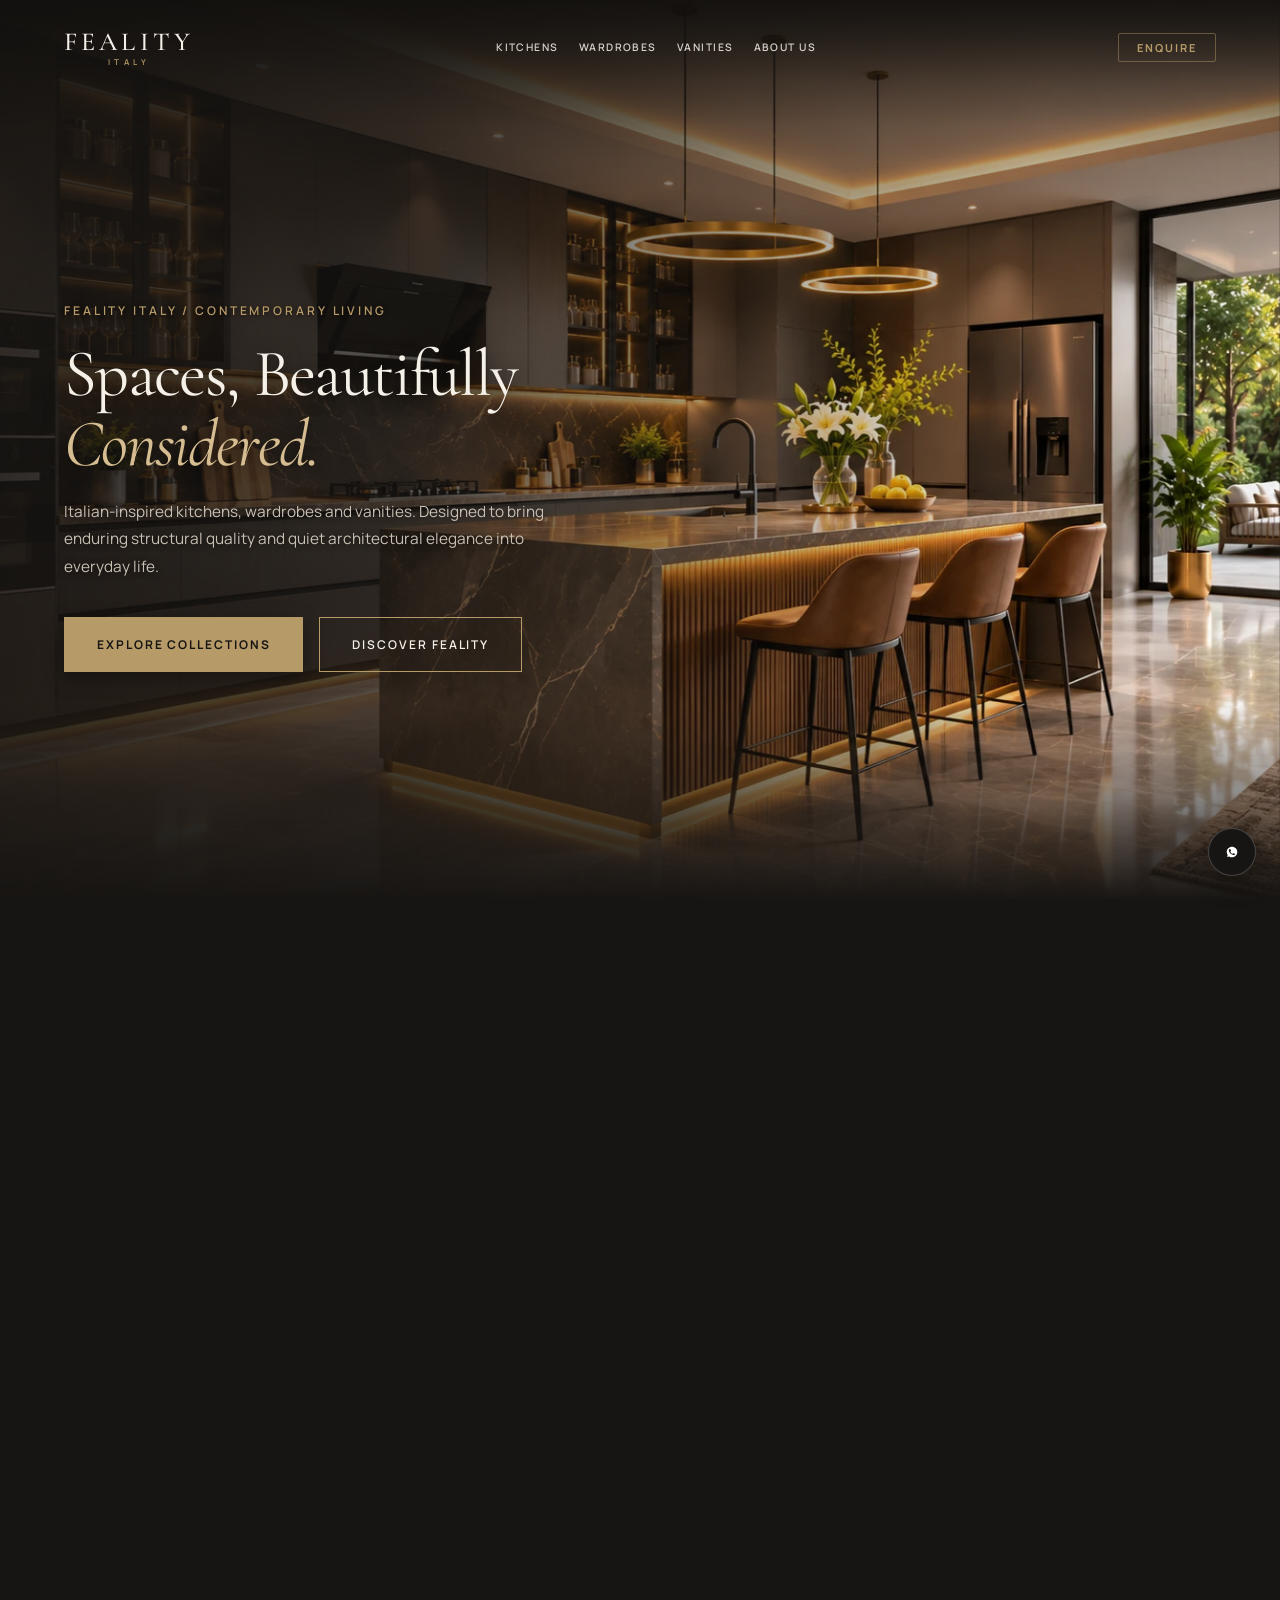
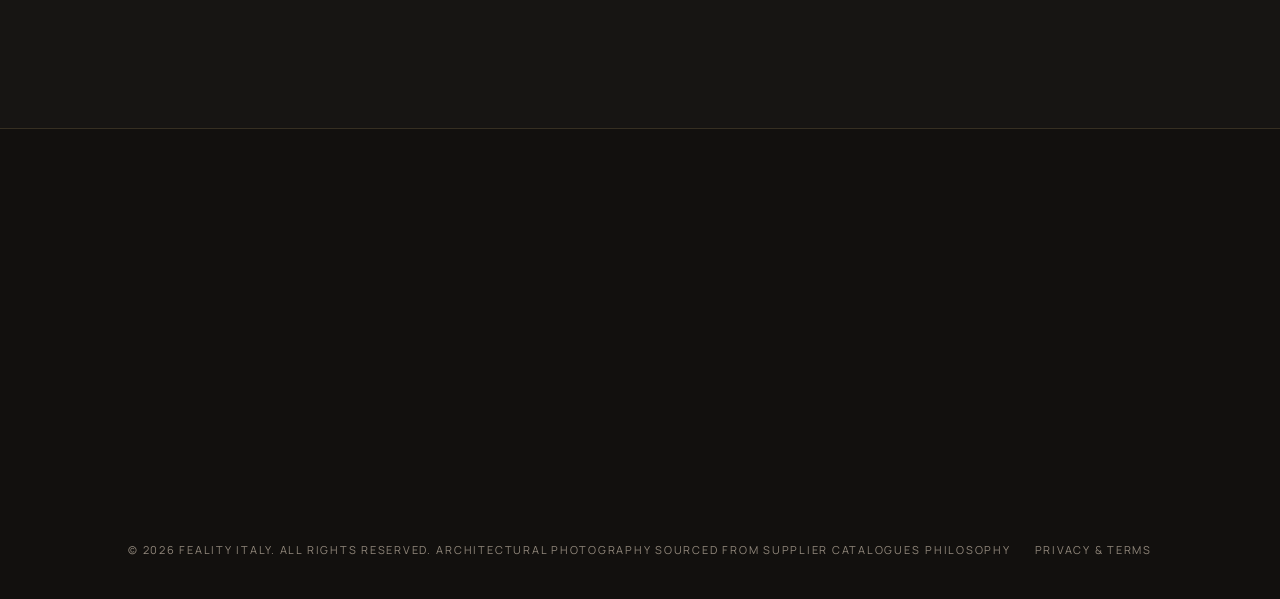
<file: index.html>
<!doctype html>
<html lang="en">
<head>
  <meta charset="utf-8">
  <meta name="viewport" content="width=device-width, initial-scale=1">
  <meta name="theme-color" content="#14110F">
  <meta name="description" content="FEALITY ITALY — Luxury Italian modular kitchens, bespoke wardrobes, and stainless-steel bathroom vanities. Architectural elegance engineered for everyday living.">
  <title>FEALITY ITALY | Luxury Italian Kitchens, Wardrobes & Vanities</title>
  <link rel="canonical" href="https://sarfaraj666.github.io/Webssiteee/">
  
  <meta property="og:type" content="website">
  <meta property="og:title" content="FEALITY ITALY | Luxury Italian Kitchens, Wardrobes & Vanities">
  <meta property="og:description" content="Where Italian design meets everyday living. 304 stainless steel kitchens, tailored wardrobes, and sintered slate vanities.">
  <meta property="og:image" content="assets/images/feality-kitchen-hero.jpg">
  
  <link rel="stylesheet" href="css/site.css">
  
  <script type="application/ld+json">
  {
    "@context": "https://schema.org",
    "@type": "HomeGoodsStore",
    "name": "FEALITY ITALY",
    "description": "Luxury Italian Modular Kitchens, Wardrobes & Stainless Steel Vanities",
    "url": "https://sarfaraj666.github.io/Webssiteee/",
    "sameAs": [
      "https://www.instagram.com/hardware_boutique_2.0/"
    ]
  }
  </script>
</head>
<body data-page="home">

  <!-- 1. TRANSPARENT OVERLAY HEADER -->
  <header class="site-header">
    <a class="brand" href="index.html" aria-label="FEALITY ITALY Home">
      <span class="brand-name">FEALITY</span>
      <span class="brand-sub">ITALY</span>
    </a>

    <nav class="desktop-nav" aria-label="Main Navigation">
      <a class="nav-link" href="kitchen.html">Kitchens</a>
      <a class="nav-link" href="wardrobe.html">Wardrobes</a>
      <a class="nav-link" href="vanity.html">Vanities</a>
      <a class="nav-link" href="about.html">About Us</a>
      </nav>

    <div class="header-actions">
      <a class="header-enquire-btn" href="#enquiry">Enquire</a>
      <button class="menu-btn" aria-label="Toggle navigation menu" aria-expanded="false">
        <span></span>
        <span></span>
      </button>
    </div>
  </header>

  <!-- Full-Screen Mobile Drawer -->
  <div class="mobile-drawer" aria-label="Mobile Navigation">
    <nav class="mobile-nav-links">
      <a href="kitchen.html">Kitchens</a>
      <a href="wardrobe.html">Wardrobes</a>
      <a href="vanity.html">Vanities</a>
      <a href="about.html">About Us</a>
      </nav>
    <div class="mobile-drawer-footer">
      <button class="btn-hero-primary js-wa-link" data-message="Hello FEALITY ITALY, I would like to arrange a design consultation.">WhatsApp Consultation ↗</button>
      <a class="text-link" href="#enquiry">Request Quotation ↗</a>
    </div>
  </div>

  <main>
    <!-- 2. EDGE-TO-EDGE CINEMATIC HERO (Starts at y=0, behind header) -->
    <section class="hero">
      <div class="hero-media" style="background-image: url('assets/images/feality-kitchen-hero.webp');" role="img" aria-label="FEALITY luxury modern Italian kitchen at sunset with warm under-glow and fluted marble island"></div>
      <div class="hero-overlay"></div>
      
      <div class="container">
        <div class="hero-inner">
          <div class="hero-content">
            <!-- 3. REDESIGN HERO TYPOGRAPHY -->
            <span class="hero-eyebrow">FEALITY ITALY / CONTEMPORARY LIVING</span>
            <h1 class="hero-title">Spaces, Beautifully<br><em>Considered.</em></h1>
            <p class="hero-description">Italian-inspired kitchens, wardrobes and vanities. Designed to bring enduring structural quality and quiet architectural elegance into everyday life.</p>
            
            <div class="hero-actions">
              <a class="btn-hero-primary" href="#collections">EXPLORE COLLECTIONS</a>
              <a class="btn-hero-secondary" href="about.html">DISCOVER FEALITY</a>
            </div>
          </div>
        </div>
      </div>
    </section>

    <!-- 2. BRAND INTRODUCTION (Seamless Editorial Flow) -->
    <section class="section section-seamless">
      <div class="container editorial-story">
        <div class="editorial-text">
          <span class="eyebrow">BEYOND FURNITURE</span>
          <h2 class="display-title">A Way of Living.<br><em>Built to Endure.</em></h2>
          <p class="lead-text">At FEALITY ITALY, we balance the refined purity of Milanese architectural lines with the unyielding strength of 304 food-grade stainless steel and vitrified sintered stone.</p>
          <div style="margin-top: 24px;">
            <a class="text-link" href="about.html">Read Our Design Philosophy ↗</a>
          </div>
        </div>
        <div class="editorial-media">
          <img src="assets/images/feality-about-interior.webp" alt="FEALITY open-plan luxury living space with integrated Italian kitchen and dining suite" loading="lazy">
        </div>
      </div>
    </section>

    <!-- 3. THREE COLLECTIONS (Spacious Architectural Presentation) -->
    <section class="section section-seamless" id="collections">
      <div class="container">
        <div class="section-header section-header-split">
          <div>
            <span class="eyebrow">THE PORTFOLIO</span>
            <h2 class="section-title">Curated Collections</h2>
          </div>
          <span class="section-lead-right">THREE SPACES · ONE ARCHITECTURAL VISION</span>
        </div>

        <div class="collections-showcase">
          <!-- A. KITCHENS -->
          <article class="collection-feature">
            <div class="collection-media-wrap">
              <img src="assets/images/feality-kitchen-wide-angle.webp" alt="FEALITY wide-angle modern Italian kitchen with marble waterfall island and wine cellar" loading="lazy">
            </div>
            <div class="collection-info">
              <span class="collection-index">01 / GATHER</span>
              <h3 class="collection-heading">Kitchens</h3>
              <p class="collection-summary">304 food-grade stainless steel carcasses paired with monolithic marble islands and intelligent motorized pantries.</p>
              <a class="text-link" href="kitchen.html">Explore Kitchens ↗</a>
            </div>
          </article>

          <!-- B. WARDROBES -->
          <article class="collection-feature">
            <div class="collection-media-wrap">
              <img src="assets/images/feality-wardrobe-hero.webp" alt="FEALITY floor-to-ceiling luxury modular wardrobe with gold handles and warm illumination" loading="lazy">
            </div>
            <div class="collection-info">
              <span class="collection-index">02 / ORGANISE</span>
              <h3 class="collection-heading">Wardrobes</h3>
              <p class="collection-summary">Architectural aluminium profile door systems, curated metallic finishes, and artisanal leather-lined accessory trays.</p>
              <a class="text-link" href="wardrobe.html">Explore Wardrobes ↗</a>
            </div>
          </article>

          <!-- C. VANITIES -->
          <article class="collection-feature">
            <div class="collection-media-wrap">
              <img src="assets/images/feality-vanity-hero.webp" alt="FEALITY opulent floating dark marble bathroom vanity with fluted details and halo mirror" loading="lazy">
            </div>
            <div class="collection-info">
              <span class="collection-index">03 / RESET</span>
              <h3 class="collection-heading">Vanities</h3>
              <p class="collection-summary">Honeycomb-aluminium reinforced stainless steel cabinets, 400 BAR high-fired sintered slate slabs, and vessel glass basins.</p>
              <a class="text-link" href="vanity.html">Explore Vanities ↗</a>
            </div>
          </article>
        </div>
      </div>
    </section>

    <!-- 4. DESIGN PHILOSOPHY (Minimal Architectural Statement) -->
    <section class="section section-seamless" id="philosophy">
      <div class="container editorial-story">
        <div class="editorial-text">
          <span class="eyebrow">DESIGN RIGOR</span>
          <h2 class="display-title">Quiet Elegance.<br><em>Built for Permanence.</em></h2>
          <p class="lead-text">Every FEALITY system is engineered for longevity. We unite commercial-grade 304 stainless steel and sintered stone with tactile Italian finishes to elevate daily rituals.</p>
          <div style="margin-top: 24px;">
            <a class="text-link" href="about.html">Discover Our Approach ↗</a>
          </div>
        </div>
        <div class="editorial-media">
          <img src="assets/images/feality-kitchen-island-detail.webp" alt="FEALITY architectural materials and flush island prep detailing" loading="lazy">
        </div>
      </div>
    </section>

    <!-- SECTION 8: FINAL CTA & ENQUIRY -->
    <section class="section section-dark-seamless" id="enquiry">
      <div class="container form-section-wrap">
        <div class="form-info">
          <span class="eyebrow eyebrow-light">DIRECT CONSULTATION</span>
          <h2 class="display-title">Let’s Create a Space<br>That Feels <em>Like Yours.</em></h2>
          <p class="lead-text" style="color: var(--text-muted-light);">Share your room dimensions or architectural plans. Our design specialists will prepare bespoke layout options and transparent quotations.</p>
          
          <div class="form-trust-points">
            <div class="trust-point">
              <span class="trust-point-dot"></span>
              <span>Architectural AutoCAD & 3D space planning support</span>
            </div>
            <div class="trust-point">
              <span class="trust-point-dot"></span>
              <span>Authentic European hardware & 304 steel specification</span>
            </div>
            <div class="trust-point">
              <span class="trust-point-dot"></span>
              <span>Direct WhatsApp lead handoff & same-day consultation</span>
            </div>
          </div>

          <div style="margin-top: 36px; display: flex; gap: 24px; align-items: center;">
            <button class="text-link text-link-gold js-wa-link" data-message="Hello FEALITY ITALY, I would like to discuss a residential interior project.">WhatsApp Us Direct ↗</button>
            <a class="text-link" href="#enquiry" style="color: var(--warm-ivory); border-color: rgba(255,255,255,0.4);">Full Contact Page ↗</a>
          </div>
        </div>

        <div>
          <form class="enquiry-form" data-lead-form>
            <div class="form-group">
              <label for="home-name">Full Name *</label>
              <input type="text" id="home-name" name="name" required placeholder="Elena Rossi">
            </div>

            <div class="form-group">
              <label for="home-phone">Phone / WhatsApp *</label>
              <input type="tel" id="home-phone" name="phone" required placeholder="+91 98765 43210">
            </div>

            <div class="form-group">
              <label for="home-email">Email Address</label>
              <input type="email" id="home-email" name="email" placeholder="elena@example.com">
            </div>

            <div class="form-group">
              <label for="home-city">City / State</label>
              <input type="text" id="home-city" name="city" placeholder="Mumbai, Maharashtra">
            </div>

            <div class="form-group">
              <label for="home-category">Product Collection</label>
              <select id="home-category" name="category">
                <option value="Modular Kitchens">Modular Kitchens</option>
                <option value="Bespoke Wardrobes">Bespoke Wardrobes</option>
                <option value="Bathroom Vanities">Bathroom Vanities</option>
                <option value="Multiple Collections / Whole Home">Multiple Collections / Whole Home</option>
                <option value="Franchise Opportunity">Franchise Opportunity</option>
              </select>
            </div>

            <div class="form-group">
              <label for="home-project">Project Scope</label>
              <select id="home-project" name="project_type">
                <option value="New Construction">New Construction</option>
                <option value="Complete Renovation">Complete Renovation</option>
                <option value="Architectural Specification">Architectural Specification</option>
                <option value="General Information">General Information</option>
              </select>
            </div>

            <div class="form-group full-width">
              <label for="home-message">Project Notes / Preferred Finish</label>
              <textarea id="home-message" name="message" placeholder="Room size, design preference, product model or questions..."></textarea>
            </div>

            <div class="form-group full-width">
              <button type="submit" class="btn-minimal btn-minimal-gold">Discuss Your Project ↗</button>
            </div>

            <p class="form-status" aria-live="polite">Enquiries are dispatched cleanly via WhatsApp or verified corporate email handoff.</p>
          </form>
        </div>
      </div>
    </section>
  </main>

  <!-- Footer -->
  <footer class="site-footer">
    <div class="container">
      <div class="footer-top">
        <div class="footer-brand">
          <a class="brand" href="index.html">
            <span class="brand-name">FEALITY</span>
            <span class="brand-sub">ITALY</span>
          </a>
          <p>Where Italian design meets everyday living. Engineering quiet luxury through 304 stainless steel cabinetry, tailored wardrobe systems, and sintered stone vanities.</p>
          <button class="text-link text-link-gold js-wa-link" data-message="Hello FEALITY ITALY, I would like to chat with a design consultant.">WhatsApp Consultation ↗</button>
        </div>

        <div class="footer-col">
          <h4>COLLECTIONS</h4>
          <ul>
            <li><a href="kitchen.html">Modular Kitchens</a></li>
            <li><a href="wardrobe.html">Bespoke Wardrobes</a></li>
            <li><a href="vanity.html">Bathroom Vanities</a></li>
          </ul>
        </div>

        <div class="footer-col">
          <h4>ABOUT & CONTACT</h4>
          <ul>
            <li><a href="about.html">About Us</a></li>
            <li><a href="#enquiry">Contact & Consultation</a></li>
            <li><a href="https://www.instagram.com/hardware_boutique_2.0/" target="_blank" rel="noopener">Instagram Boutique ↗</a></li>
          </ul>
        </div>

        <div class="footer-col">
          <h4>SPECIFICATIONS</h4>
          <ul>
            <li><a href="kitchen.html#specs">304 Stainless Steel</a></li>
            <li><a href="kitchen.html#countertops">Solid Worktop Options</a></li>
            <li><a href="wardrobe.html#storage">Artisanal Leather Inserts</a></li>
            <li><a href="vanity.html#specs">DTC Soft-Close Tech</a></li>
          </ul>
        </div>
      </div>

      <div class="footer-bottom">
        <div>© <span data-year></span> FEALITY ITALY. All rights reserved.</div>
        <div>ARCHITECTURAL PHOTOGRAPHY SOURCED FROM SUPPLIER CATALOGUES</div>
        <div class="footer-bottom-links">
          <a href="about.html">Philosophy</a>
          <a href="#enquiry">Privacy & Terms</a>
        </div>
      </div>
    </div>
  </footer>

  <!-- Discreet Floating WhatsApp Action -->
  <button class="floating-wa js-wa-link" data-message="Hello FEALITY ITALY, I am reaching out from your website to discuss an interior project." aria-label="Direct WhatsApp Consultation">
    <svg viewBox="0 0 24 24"><path d="M12.031 6.172c-3.181 0-5.767 2.586-5.768 5.766-.001 1.298.38 2.27 1.019 3.287l-.582 2.128 2.182-.573c.978.58 1.911.928 3.145.929 3.178 0 5.767-2.587 5.768-5.766.001-3.187-2.575-5.77-5.764-5.771zm3.392 8.244c-.144.405-.837.774-1.17.824-.299.045-.677.063-1.092-.069-.252-.08-.575-.187-.988-.365-1.739-.751-2.874-2.502-2.961-2.617-.087-.116-.708-.94-.708-1.793s.448-1.273.607-1.446c.159-.173.346-.217.462-.217l.332.007c.106.005.249-.04.39.299.144.347.491 1.2.534 1.288.043.087.072.188.014.303-.058.116-.087.188-.173.289l-.26.302c-.087.087-.178.181-.077.355.101.173.45 1.742 1.343 2.112.247.102.435.163.585.211.248.079.474.068.652.042.198-.03.606-.248.692-.488.086-.239.086-.445.061-.488-.026-.044-.101-.072-.217-.13z"/></svg>
  </button>

  <script src="assets/config.js"></script>
  <script src="js/site.js"></script>
</body>
</html>
</file>
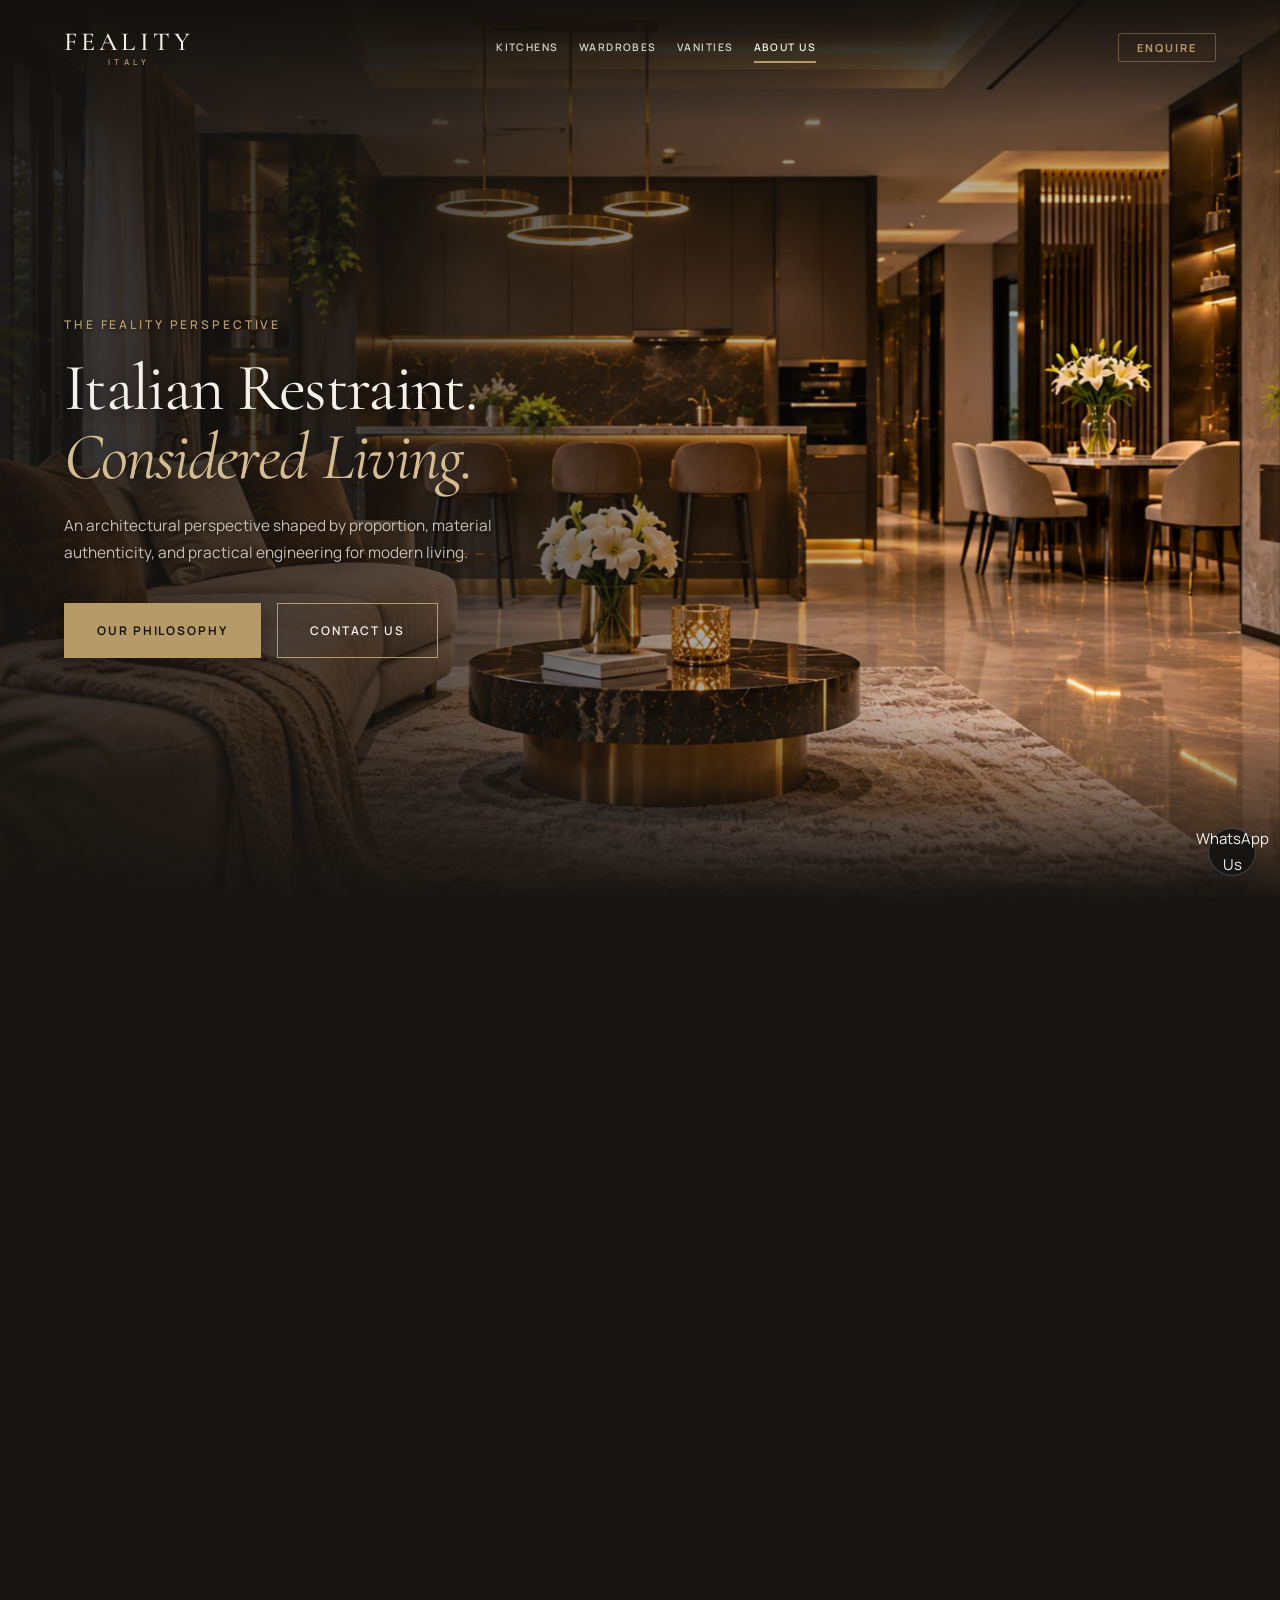
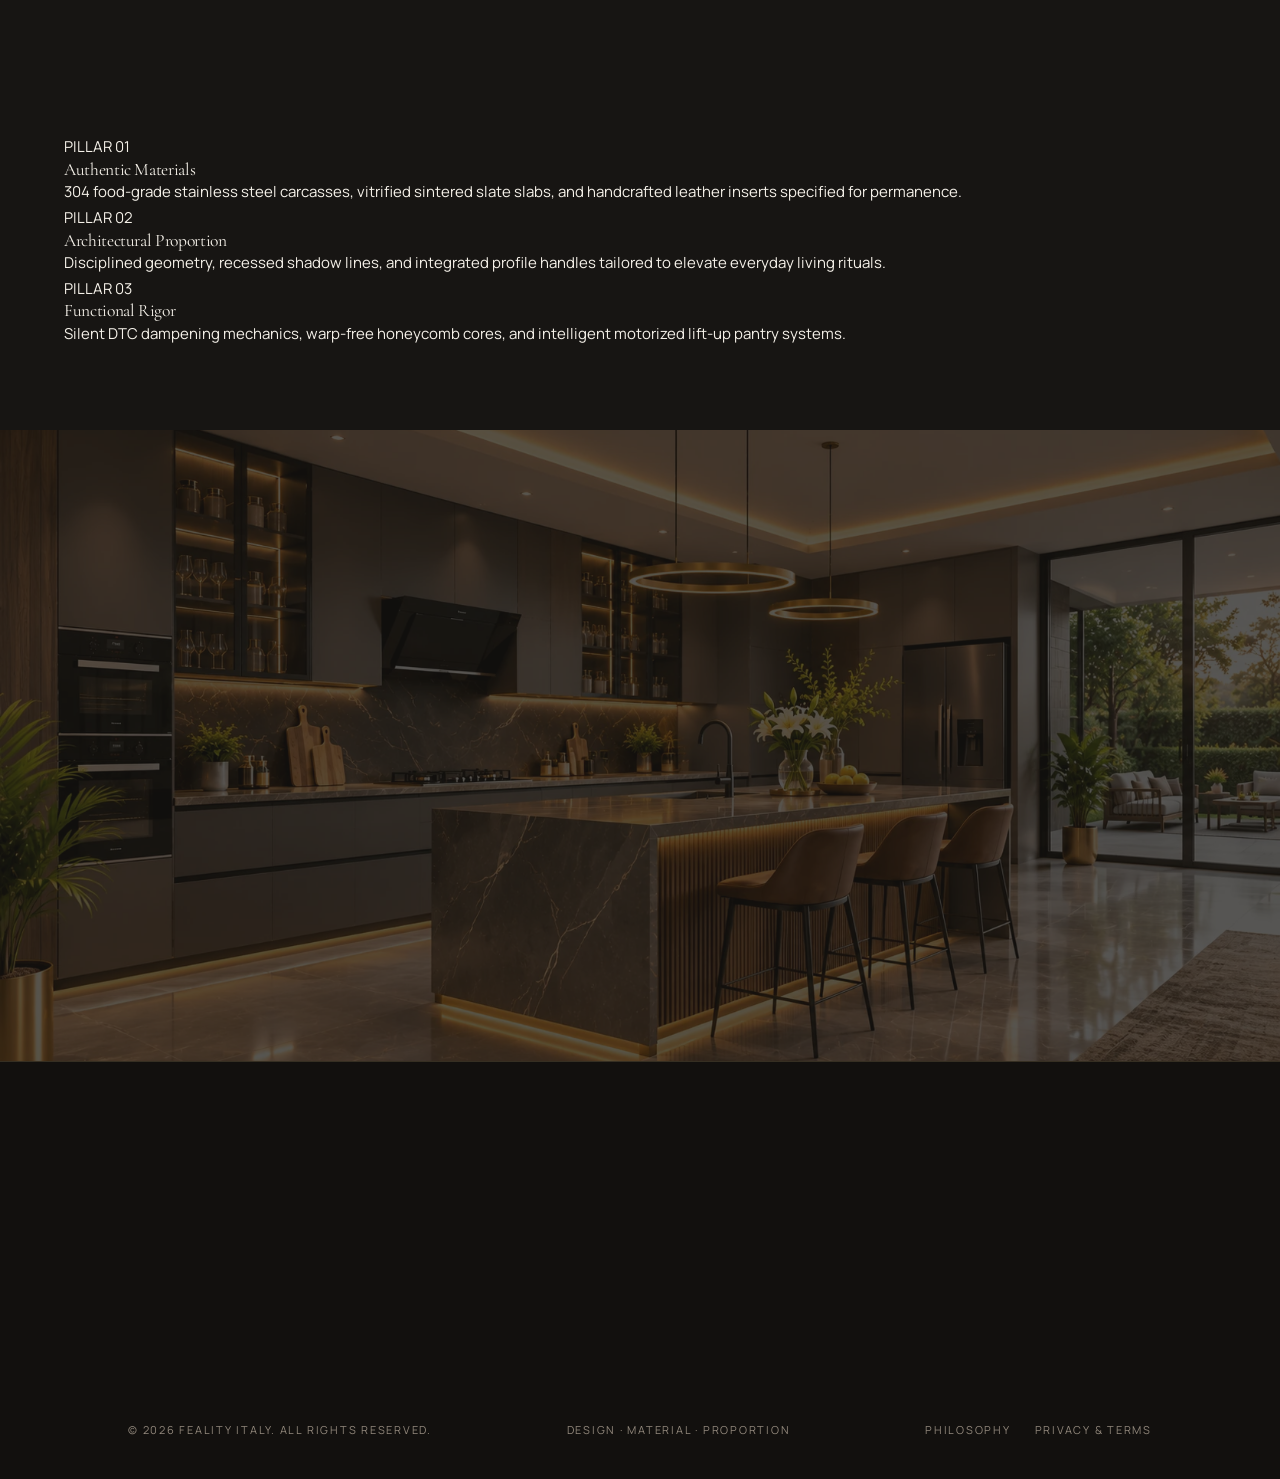
<file: about.html>
<!doctype html>
<html lang="en">
<head>
  <meta charset="utf-8">
  <meta name="viewport" content="width=device-width, initial-scale=1">
  <meta name="theme-color" content="#211C18">
  <meta name="description" content="About FEALITY ITALY — A material-led approach to contemporary Italian interior architecture, 304 stainless steel cabinetry, and purposeful craftsmanship.">
  <title>About Us | FEALITY ITALY — Architectural Heritage & Philosophy</title>
  <link rel="canonical" href="https://sarfaraj666.github.io/Webssiteee/about.html">
  
  <meta property="og:type" content="website">
  <meta property="og:title" content="About FEALITY ITALY | Architectural Philosophy & Craft">
  <meta property="og:description" content="Discover FEALITY ITALY's design philosophy, material rigor, and quiet luxury.">
  <meta property="og:image" content="assets/images/feality-about-interior.jpg">
  
  <link rel="stylesheet" href="css/site.css">
  
  <script type="application/ld+json">
  {
    "@context": "https://schema.org",
    "@type": "AboutPage",
    "name": "About FEALITY ITALY",
    "description": "FEALITY ITALY design philosophy, material integrity, and architectural living systems.",
    "url": "https://sarfaraj666.github.io/Webssiteee/about.html"
  }
  </script>
</head>
<body data-page="about">

  <!-- Header -->
  <header class="site-header">
    <a class="brand" href="index.html" aria-label="FEALITY ITALY Home">
      <span class="brand-name">FEALITY</span>
      <span class="brand-sub">ITALY</span>
    </a>

    <nav class="desktop-nav" aria-label="Main Navigation">
      <a class="nav-link" href="kitchen.html">Kitchens</a>
      <a class="nav-link" href="wardrobe.html">Wardrobes</a>
      <a class="nav-link" href="vanity.html">Vanities</a>
      <a class="nav-link active" href="about.html">About Us</a>
      </nav>

    <div class="header-actions">
      <a class="header-enquire-btn" href="index.html#enquiry">Enquire</a>
      <button class="menu-btn" aria-label="Toggle navigation menu" aria-expanded="false">
        <span></span>
        <span></span>
      </button>
    </div>
  </header>

  <!-- Mobile Drawer -->
  <div class="mobile-drawer" aria-label="Mobile Navigation">
    <nav class="mobile-nav-links">
      <a href="kitchen.html">Kitchens</a>
      <a href="wardrobe.html">Wardrobes</a>
      <a href="vanity.html">Vanities</a>
      <a class="active" href="about.html">About Us</a>
      </nav>
    <div class="mobile-drawer-footer">
      <button class="btn-hero-primary js-wa-link" data-message="Hello FEALITY ITALY, I would like to arrange a brand consultation.">WhatsApp Consultation ↗</button>
      <a class="text-link" href="index.html#enquiry">Contact Us ↗</a>
    </div>
  </div>

  <main>
    <!-- HERO -->
    <section class="hero">
      <div class="hero-media" style="background-image: url('assets/images/feality-about-interior.webp');" role="img" aria-label="FEALITY open-plan luxury living space with integrated Italian kitchen and dining suite"></div>
      <div class="hero-overlay"></div>
      <div class="container">
        <div class="hero-inner">
          <div class="hero-content">
            <span class="hero-eyebrow">THE FEALITY PERSPECTIVE</span>
            <h1 class="hero-title">Italian Restraint.<br><em>Considered Living.</em></h1>
            <p class="hero-description">An architectural perspective shaped by proportion, material authenticity, and practical engineering for modern living.</p>
            <div class="hero-actions">
              <a class="btn-hero-primary" href="#philosophy">OUR PHILOSOPHY</a>
              <a class="btn-hero-secondary" href="index.html#enquiry">CONTACT US</a>
            </div>
          </div>
        </div>
      </div>
    </section>

    <!-- BRAND PHILOSOPHY & MATERIAL RIGOR -->
    <section class="section section-seamless" id="philosophy">
      <div class="container editorial-story">
        <div class="editorial-text">
          <span class="eyebrow">DESIGN PHILOSOPHY</span>
          <h2 class="display-title">Luxury is in<br><em>the Detail.</em></h2>
          <p class="lead-text">We believe modern spaces should be calm, tactile, and structurally enduring—built from the core outward using 304 food-grade stainless steel and vitrified sintered stone.</p>
          <div style="margin-top: 24px;">
            <a class="text-link" href="kitchen.html">View Collections ↗</a>
          </div>
        </div>
        <div class="editorial-media">
          <img src="assets/images/feality-kitchen-island-detail.webp" alt="FEALITY material authenticity and architectural detailing" loading="lazy">
        </div>
      </div>
    </section>

    <!-- CORE PILLARS -->
    <section class="section section-seamless" id="craft">
      <div class="container">
        <div class="section-header section-header-split">
          <div>
            <span class="eyebrow">OUR THREE PILLARS</span>
            <h2 class="section-title">The Foundation of FEALITY</h2>
          </div>
          <span class="section-lead-right">MATERIAL · PROPORTION · PERMANENCE</span>
        </div>

        <div class="spec-grid">
          <div class="spec-item">
            <span class="spec-category">PILLAR 01</span>
            <h3 class="spec-title">Authentic Materials</h3>
            <p class="spec-desc">304 food-grade stainless steel carcasses, vitrified sintered slate slabs, and handcrafted leather inserts specified for permanence.</p>
          </div>

          <div class="spec-item">
            <span class="spec-category">PILLAR 02</span>
            <h3 class="spec-title">Architectural Proportion</h3>
            <p class="spec-desc">Disciplined geometry, recessed shadow lines, and integrated profile handles tailored to elevate everyday living rituals.</p>
          </div>

          <div class="spec-item">
            <span class="spec-category">PILLAR 03</span>
            <h3 class="spec-title">Functional Rigor</h3>
            <p class="spec-desc">Silent DTC dampening mechanics, warp-free honeycomb cores, and intelligent motorized lift-up pantry systems.</p>
          </div>
        </div>
      </div>
    </section>

    <!-- CALL TO ACTION BANNER -->
    <section class="cta-banner">
      <div class="cta-banner-bg" style="background-image: url('assets/images/feality-kitchen-hero.webp');"></div>
      <div class="cta-banner-content">
        <span class="eyebrow" style="color: var(--champagne-gold);">START A CONVERSATION</span>
        <h2 class="display-title" style="color: var(--warm-white);">Elevate Your Project With<br><em>FEALITY ITALY.</em></h2>
        <p class="lead-text" style="color: rgba(245, 241, 234, 0.88); margin: 0 auto 28px;">Connect with our design desk to discuss your architectural plans or schedule a material consultation.</p>
        <div class="btn-group" style="justify-content: center;">
          <a class="btn btn-gold" href="index.html#enquiry">Request Design Consultation ↗</a>
          <button class="btn btn-outline-light js-wa-link" data-message="Hello FEALITY ITALY, I would like to schedule a private brand consultation.">WhatsApp Us ↗</button>
        </div>
      </div>
    </section>
  </main>

  <!-- Footer -->
  <footer class="site-footer">
    <div class="container">
      <div class="footer-top">
        <div class="footer-brand">
          <a class="brand" href="index.html">
            <span class="brand-name">FEALITY</span>
            <span class="brand-sub">ITALY</span>
          </a>
          <p>Where Italian design meets everyday living. 304 food-grade stainless steel cabinetry, tailored wardrobe systems, and sintered stone vanities.</p>
        </div>

        <div class="footer-col">
          <h4>COLLECTIONS</h4>
          <ul>
            <li><a href="kitchen.html">Modular Kitchens</a></li>
            <li><a href="wardrobe.html">Bespoke Wardrobes</a></li>
            <li><a href="vanity.html">Bathroom Vanities</a></li>
          </ul>
        </div>

        <div class="footer-col">
          <h4>ABOUT & CONTACT</h4>
          <ul>
            <li><a href="about.html">About Us</a></li>
            <li><a href="index.html#enquiry">Contact & Consultation</a></li>
            <li><a href="https://www.instagram.com/hardware_boutique_2.0/" target="_blank" rel="noopener">Instagram Boutique ↗</a></li>
          </ul>
        </div>

        <div class="footer-col">
          <h4>PHILOSOPHY</h4>
          <ul>
            <li><a href="#philosophy">Material Truth</a></li>
            <li><a href="#craft">Architectural Rigor</a></li>
            <li><a href="#craft">Honest Verification</a></li>
          </ul>
        </div>
      </div>

      <div class="footer-bottom">
        <div>© <span data-year></span> FEALITY ITALY. All rights reserved.</div>
        <div>DESIGN · MATERIAL · PROPORTION</div>
        <div class="footer-bottom-links">
          <a href="about.html">Philosophy</a>
          <a href="index.html#enquiry">Privacy & Terms</a>
        </div>
      </div>
    </div>
  </footer>

  <!-- Floating WhatsApp -->
  <button class="floating-wa js-wa-link" data-message="Hello FEALITY ITALY, I am reaching out to discuss your brand and collections." aria-label="Direct WhatsApp Consultation">
    <svg viewBox="0 0 24 24"><path d="M12.031 6.172c-3.181 0-5.767 2.586-5.768 5.766-.001 1.298.38 2.27 1.019 3.287l-.582 2.128 2.182-.573c.978.58 1.911.928 3.145.929 3.178 0 5.767-2.587 5.768-5.766.001-3.187-2.575-5.77-5.764-5.771zm3.392 8.244c-.144.405-.837.774-1.17.824-.299.045-.677.063-1.092-.069-.252-.08-.575-.187-.988-.365-1.739-.751-2.874-2.502-2.961-2.617-.087-.116-.708-.94-.708-1.793s.448-1.273.607-1.446c.159-.173.346-.217.462-.217l.332.007c.106.005.249-.04.39.299.144.347.491 1.2.534 1.288.043.087.072.188.014.303-.058.116-.087.188-.173.289l-.26.302c-.087.087-.178.181-.077.355.101.173.45 1.742 1.343 2.112.247.102.435.163.585.211.248.079.474.068.652.042.198-.03.606-.248.692-.488.086-.239.086-.445.061-.488-.026-.044-.101-.072-.217-.13z"/></svg>
    <span>WhatsApp Us</span>
  </button>

  <script src="assets/config.js"></script>
  <script src="js/site.js"></script>
</body>
</html>
</file>
<file: css/site.css>
/* ==========================================================================
   FEALITY ITALY — Luxury Architectural Design System
   Continuous Canvas · Edge-to-Edge Imagery · Transparent Header · Editorial Serifs
   ========================================================================== */

@import url('https://fonts.googleapis.com/css2?family=Cormorant+Garamond:ital,wght@0,300;0,400;0,500;0,600;1,400&family=Manrope:wght@300;400;500;600;700&display=swap');

:root {
  /* Official FEALITY Dark Luxury & Champagne Gold System */
  --bg-primary: #171513;                       /* Primary background */
  --bg-secondary: #211D19;                     /* Secondary background */
  --bg-elevated: #29241F;                      /* Elevated surface */
  --champagne-gold: #B69A68;                   /* Champagne gold */
  --antique-gold: #D5BD91;                     /* Light antique gold */
  --text-primary: #F5F1E9;                     /* Primary text */
  --text-secondary: #C9C0B4;                   /* Secondary text */
  --text-muted: #91877B;                       /* Muted text */
  --divider-subtle: rgba(182, 154, 104, 0.22); /* Subtle divider */

  /* Legacy aliases mapped directly to new dark luxury tokens */
  --warm-ivory: var(--text-primary);
  --limestone: var(--bg-elevated);
  --limestone-light: var(--bg-secondary);
  --deep-espresso: var(--bg-primary);
  --deep-espresso-translucent: rgba(23, 21, 19, 0.94);
  --charcoal: var(--bg-elevated);
  --champagne-gold-light: var(--antique-gold);
  --text-light-secondary: var(--text-secondary);
  --warm-white: var(--text-primary);
  --border-subtle: var(--divider-subtle);
  --border-subtle-light: var(--divider-subtle);

  /* Typography */
  --font-serif: 'Cormorant Garamond', Georgia, serif;
  --font-sans: 'Manrope', -apple-system, BlinkMacSystemFont, 'Segoe UI', Roboto, sans-serif;

  /* Layout */
  --gutter: clamp(24px, 5vw, 72px);
  --header-height: 96px;
  --header-height-scrolled: 76px;
  --max-width: 1440px;
  --transition: 0.4s cubic-bezier(0.16, 1, 0.3, 1);
}

/* Base Reset */
*, *::before, *::after {
  box-sizing: border-box;
  margin: 0;
  padding: 0;
}

html {
  scroll-behavior: smooth;
  scroll-padding-top: var(--header-height-scrolled);
  font-size: 16px;
  background-color: var(--bg-primary);
  color: var(--text-primary);
}

body {
  font-family: var(--font-sans);
  font-size: 0.9375rem;
  line-height: 1.75;
  color: var(--text-primary);
  background-color: var(--bg-primary);
  overflow-x: hidden;
  max-width: 100%;
  -webkit-font-smoothing: antialiased;
  -moz-osx-font-smoothing: grayscale;
}

img {
  display: block;
  max-width: 100%;
  height: auto;
  object-fit: cover;
}

a {
  color: inherit;
  text-decoration: none;
  transition: color var(--transition), opacity var(--transition), border-color var(--transition);
}

button, input, select, textarea {
  font: inherit;
  color: inherit;
}

button {
  background: none;
  border: none;
  cursor: pointer;
}

::selection {
  background: var(--champagne-gold);
  color: var(--warm-white);
}

:focus-visible {
  outline: 2px solid var(--champagne-gold);
  outline-offset: 3px;
}

/* Layout Utilities */
.container {
  width: min(var(--max-width), calc(100% - 2 * var(--gutter)));
  margin-inline: auto;
}

.container-wide {
  width: min(1600px, calc(100% - 2 * var(--gutter)));
  margin-inline: auto;
}

.container-narrow {
  width: min(960px, calc(100% - 2 * var(--gutter)));
  margin-inline: auto;
}

/* Typography Hierarchy */
.eyebrow {
  font-family: var(--font-sans);
  font-size: 0.6875rem;
  letter-spacing: 0.28em;
  font-weight: 600;
  text-transform: uppercase;
  color: var(--champagne-gold);
  display: block;
  margin-bottom: 0.75rem;
}

.eyebrow-light {
  color: rgba(255, 255, 255, 0.75);
}

h1, h2, h3, h4, h5, h6 {
  font-family: var(--font-serif);
  font-weight: 400;
  line-height: 1.05;
  letter-spacing: -0.02em;
  color: inherit;
}

.display-title {
  font-family: var(--font-serif);
  font-size: clamp(2.4rem, 5vw, 4.25rem);
  font-weight: 400;
  line-height: 1.0;
  letter-spacing: -0.025em;
  margin-bottom: 1.5rem;
}

.display-title em {
  font-style: italic;
  font-weight: 400;
  color: var(--champagne-gold);
}

.section-title {
  font-family: var(--font-serif);
  font-size: clamp(2rem, 3.8vw, 3.25rem);
  font-weight: 400;
  line-height: 1.08;
  letter-spacing: -0.02em;
  margin-bottom: 1.25rem;
}

.lead-text {
  font-size: clamp(0.9375rem, 1.2vw, 1.0625rem);
  color: var(--text-secondary);
  line-height: 1.85;
  max-width: 600px;
}

.text-muted {
  color: var(--text-muted);
}

/* Understated Editorial Links & CTAs */
.text-link {
  display: inline-flex;
  align-items: center;
  gap: 10px;
  font-family: var(--font-sans);
  font-size: 0.6875rem;
  font-weight: 700;
  letter-spacing: 0.2em;
  text-transform: uppercase;
  color: var(--text-primary);
  padding-bottom: 4px;
  border-bottom: 1px solid var(--divider-subtle);
  transition: all var(--transition);
}

.text-link:hover {
  color: var(--antique-gold);
  border-bottom-color: var(--champagne-gold);
  gap: 14px;
}

.text-link-gold {
  color: var(--champagne-gold);
  border-bottom-color: var(--champagne-gold);
}

.text-link-gold:hover {
  color: var(--antique-gold);
  border-bottom-color: var(--antique-gold);
  gap: 14px;
}

.btn-minimal, .btn-gold {
  display: inline-flex;
  align-items: center;
  justify-content: center;
  gap: 12px;
  padding: 13px 26px;
  font-family: var(--font-sans);
  font-size: 0.6875rem;
  font-weight: 700;
  letter-spacing: 0.16em;
  text-transform: uppercase;
  background-color: var(--champagne-gold);
  color: var(--bg-primary);
  border: 1px solid var(--champagne-gold);
  transition: all var(--transition);
  cursor: pointer;
}

.btn-minimal:hover, .btn-gold:hover {
  background-color: var(--antique-gold);
  border-color: var(--antique-gold);
  color: var(--bg-primary);
}

.btn-minimal-white {
  background-color: var(--text-primary);
  color: var(--bg-primary);
  border-color: var(--text-primary);
}

.btn-minimal-white:hover {
  background-color: var(--antique-gold);
  border-color: var(--antique-gold);
  color: var(--bg-primary);
}

.btn-minimal-outline-white, .btn-outline {
  display: inline-flex;
  align-items: center;
  justify-content: center;
  gap: 12px;
  padding: 13px 26px;
  font-family: var(--font-sans);
  font-size: 0.6875rem;
  font-weight: 600;
  letter-spacing: 0.16em;
  text-transform: uppercase;
  background-color: transparent;
  color: var(--text-primary);
  border: 1px solid var(--champagne-gold);
  transition: all var(--transition);
  cursor: pointer;
}

.btn-minimal-outline-white:hover, .btn-outline:hover {
  border-color: var(--antique-gold);
  color: var(--antique-gold);
  background-color: rgba(182, 154, 104, 0.1);
}

.btn-sm {
  padding: 10px 20px;
  font-size: 0.625rem;
  letter-spacing: 0.14em;
}

/* ==========================================================================
   1. TRANSPARENT OVERLAY HEADER
   Floating at y=0, transparent at load, transitions on scroll
   ========================================================================== */
.site-header {
  position: fixed;
  top: 0;
  left: 0;
  right: 0;
  height: var(--header-height);
  padding: env(safe-area-inset-top, 0px) calc(var(--gutter) + env(safe-area-inset-right, 0px)) 0 calc(var(--gutter) + env(safe-area-inset-left, 0px));
  display: flex;
  align-items: center;
  justify-content: space-between;
  z-index: 1000;
  color: var(--text-primary);
  background: transparent;
  border-bottom: 1px solid transparent;
  box-shadow: none;
  transition: 
    height 360ms cubic-bezier(0.16, 1, 0.3, 1), 
    background-color 450ms cubic-bezier(0.22, 1, 0.36, 1), 
    backdrop-filter 450ms ease, 
    -webkit-backdrop-filter 450ms ease, 
    border-color 450ms ease,
    box-shadow 450ms ease;
}

/* Subtle top protective vignette for high contrast against photos */
.site-header::before {
  content: "";
  position: absolute;
  inset: 0;
  height: 130%;
  background: linear-gradient(180deg, rgba(17, 15, 13, 0.82) 0%, rgba(17, 15, 13, 0.2) 65%, transparent 100%);
  pointer-events: none;
  transition: opacity 400ms ease;
  z-index: -1;
}

/* Scrolled state: deep charcoal translucent background */
.site-header.scrolled {
  height: var(--header-height-scrolled);
  background-color: rgba(23, 21, 19, 0.94);
  backdrop-filter: blur(24px);
  -webkit-backdrop-filter: blur(24px);
  border-bottom: 1px solid rgba(182, 154, 104, 0.2);
  box-shadow: 0 4px 28px rgba(0, 0, 0, 0.5);
}

.site-header.scrolled::before {
  opacity: 0;
}

/* Brand Wordmark */
.brand {
  display: inline-flex;
  flex-direction: column;
  line-height: 1;
  color: var(--text-primary);
}

.brand-name {
  font-family: var(--font-serif);
  font-size: 1.625rem;
  font-weight: 500;
  letter-spacing: 0.16em;
  color: var(--text-primary);
  transition: color var(--transition);
}

.brand-sub {
  font-family: var(--font-sans);
  font-size: 0.5rem;
  font-weight: 600;
  letter-spacing: 0.55em;
  color: var(--champagne-gold);
  margin-top: 3px;
  text-align: center;
}

.brand:hover .brand-name {
  color: var(--antique-gold);
}

/* Desktop Navigation */
.desktop-nav {
  display: flex;
  align-items: center;
  gap: clamp(18px, 2.2vw, 36px);
}

.nav-link {
  font-family: var(--font-sans);
  font-size: 0.6875rem;
  font-weight: 600;
  letter-spacing: 0.18em;
  text-transform: uppercase;
  color: var(--text-primary);
  opacity: 0.85;
  position: relative;
  padding: 6px 0;
  transition: opacity var(--transition), color var(--transition);
}

.nav-link::after {
  content: '';
  position: absolute;
  bottom: 0;
  left: 0;
  width: 0;
  height: 1.5px;
  background-color: var(--champagne-gold);
  transition: width var(--transition);
}

.nav-link:hover, .nav-link.active {
  opacity: 1;
  color: var(--text-primary);
}

.nav-link.active::after, .nav-link:hover::after {
  width: 100%;
}

.header-actions {
  display: flex;
  align-items: center;
  gap: clamp(12px, 1.5vw, 24px);
}

.header-enquire-btn {
  font-family: var(--font-sans);
  font-size: 0.6875rem;
  font-weight: 700;
  letter-spacing: 0.18em;
  text-transform: uppercase;
  color: var(--champagne-gold);
  border: 1px solid rgba(182, 154, 104, 0.45);
  padding: 8px 18px;
  border-radius: 2px;
  text-decoration: none;
  transition: all var(--transition);
  display: inline-flex;
  align-items: center;
  justify-content: center;
  line-height: 1;
}

.header-enquire-btn:hover {
  color: var(--deep-espresso);
  background-color: var(--champagne-gold);
  border-color: var(--champagne-gold);
  transform: translateY(-1px);
  box-shadow: 0 4px 14px rgba(182, 154, 104, 0.3);
}

/* Minimalist Hamburger Button (2 clean lines) */
.menu-btn {
  display: none;
  width: 44px;
  height: 44px;
  min-width: 44px;
  min-height: 44px;
  flex-direction: column;
  align-items: center;
  justify-content: center;
  gap: 6px;
  cursor: pointer;
  z-index: 1050;
  background: none;
  border: none;
  padding: 0;
  touch-action: manipulation;
}

.menu-btn span {
  display: block;
  width: 24px;
  height: 2px;
  background-color: #FFFFFF;
  transition: transform var(--transition), opacity var(--transition);
}

.menu-btn.open span:first-child {
  transform: translateY(4px) rotate(45deg);
}

.menu-btn.open span:last-child {
  transform: translateY(-4px) rotate(-45deg);
}

/* Full-Screen Mobile Drawer */
.mobile-drawer {
  position: fixed;
  inset: 0;
  background-color: rgba(23, 21, 19, 0.98);
  backdrop-filter: blur(24px);
  -webkit-backdrop-filter: blur(24px);
  padding: calc(var(--header-height-scrolled) + 32px + env(safe-area-inset-top, 0px)) calc(var(--gutter) + env(safe-area-inset-right, 0px)) calc(48px + env(safe-area-inset-bottom, 0px)) calc(var(--gutter) + env(safe-area-inset-left, 0px));
  display: flex;
  flex-direction: column;
  justify-content: space-between;
  transform: translateY(-100%);
  opacity: 0;
  transition: transform 0.45s cubic-bezier(0.16, 1, 0.3, 1), opacity 0.35s ease;
  overflow-y: auto;
  -webkit-overflow-scrolling: touch;
  z-index: 999;
  pointer-events: none;
}

.mobile-drawer.open {
  transform: translateY(0);
  opacity: 1;
  pointer-events: auto;
}

.mobile-nav-links {
  display: flex;
  flex-direction: column;
  gap: 22px;
}

.mobile-nav-links a {
  font-family: var(--font-serif);
  font-size: 2rem;
  letter-spacing: -0.01em;
  color: var(--text-primary);
  padding-bottom: 8px;
  border-bottom: 1px solid var(--divider-subtle);
}

.mobile-nav-links a.active, .mobile-nav-links a:hover {
  color: var(--champagne-gold);
}

.mobile-drawer-footer {
  margin-top: 40px;
  display: flex;
  flex-direction: column;
  gap: 16px;
}

/* ==========================================================================
   2. EDGE-TO-EDGE CINEMATIC HERO
   Starts at y=0, behind the transparent header, 100svh
   ========================================================================== */
.hero {
  position: relative;
  width: 100%;
  min-height: 100vh;
  min-height: 100svh;
  display: flex;
  align-items: center;
  padding: calc(var(--header-height) + 24px) 0 48px;
  overflow: hidden;
  background-color: var(--deep-espresso);
}

/* Hero Cinematic Keyframe Reveals */
@keyframes fealityHeroBgIn {
  0% {
    opacity: 0;
    transform: scale(1.06);
  }
  100% {
    opacity: 1;
    transform: scale(1);
  }
}

@keyframes fealityHeroFadeUp {
  0% {
    opacity: 0;
    transform: translateY(24px);
  }
  100% {
    opacity: 1;
    transform: translateY(0);
  }
}

@keyframes fealityHeroGoldSettle {
  0% {
    opacity: 0;
    transform: translateY(14px);
  }
  100% {
    opacity: 1;
    transform: translateY(0);
  }
}

.hero-media {
  position: absolute;
  inset: 0;
  width: 100%;
  height: 100%;
  background-size: cover;
  background-position: center 32%;
  animation: fealityHeroBgIn 1400ms cubic-bezier(0.16, 1, 0.3, 1) forwards;
  will-change: transform, opacity;
}

.hero:hover .hero-media {
  transform: scale(1.03);
}

/* Cinematic architectural overlay: seamless light falloff without boxy containers */
.hero-overlay {
  position: absolute;
  inset: 0;
  pointer-events: none;
  background: 
    /* Horizontal scrim: gentle shadow behind left typography that gracefully dissolves toward the sunset island */
    linear-gradient(90deg, rgba(23, 21, 19, 0.88) 0%, rgba(23, 21, 19, 0.72) 32%, rgba(23, 21, 19, 0.32) 58%, rgba(23, 21, 19, 0.05) 82%, transparent 100%),
    /* Top vignette for crystal-clear floating header navigation */
    linear-gradient(180deg, rgba(23, 21, 19, 0.82) 0%, rgba(23, 21, 19, 0.25) 18%, transparent 35%),
    /* Bottom seamless fade into the dark canvas */
    linear-gradient(0deg, #171513 0%, rgba(23, 21, 19, 0.65) 8%, transparent 22%);
}

.hero-inner {
  position: relative;
  z-index: 2;
  display: flex;
  align-items: center;
  justify-content: flex-start;
  width: 100%;
  padding-left: 0;
}

/* Open, unboxed luxury typography layout */
.hero-content {
  position: relative;
  width: 100%;
  max-width: 620px;
  background: transparent;
  backdrop-filter: none;
  -webkit-backdrop-filter: none;
  border: none;
  border-radius: 0;
  padding: 0;
  box-shadow: none;
  margin-top: 0;
}

.hero-eyebrow {
  font-family: var(--font-sans);
  font-size: 0.75rem;
  letter-spacing: 0.24em;
  font-weight: 600;
  text-transform: uppercase;
  color: var(--champagne-gold);
  display: block;
  margin-bottom: 1.125rem;
  text-shadow: 0 1px 4px rgba(0, 0, 0, 0.7);
  animation: fealityHeroFadeUp 850ms cubic-bezier(0.22, 1, 0.36, 1) 140ms backwards;
}

.hero-title {
  font-family: var(--font-serif);
  font-size: clamp(2.5rem, 5.2vw, 4.25rem);
  font-weight: 400;
  line-height: 1.04;
  letter-spacing: -0.025em;
  margin: 0 0 1.25rem;
  color: var(--text-primary);
  text-shadow: 0 2px 18px rgba(0, 0, 0, 0.6);
  overflow-wrap: break-word;
  animation: fealityHeroFadeUp 950ms cubic-bezier(0.22, 1, 0.36, 1) 280ms backwards;
}

.hero-title em {
  display: inline-block;
  font-style: italic;
  font-weight: 400;
  color: var(--antique-gold);
  text-shadow: 0 2px 16px rgba(0, 0, 0, 0.6);
  animation: fealityHeroGoldSettle 1050ms cubic-bezier(0.22, 1, 0.36, 1) 400ms backwards;
}

.hero-description {
  font-family: var(--font-sans);
  font-size: clamp(0.9375rem, 1.2vw, 1.0625rem);
  color: var(--text-secondary);
  line-height: 1.8;
  max-width: 520px;
  margin: 0 0 2.25rem;
  text-shadow: 0 1px 6px rgba(0, 0, 0, 0.7);
  animation: fealityHeroFadeUp 850ms cubic-bezier(0.22, 1, 0.36, 1) 520ms backwards;
}

.hero-actions {
  display: flex;
  align-items: center;
  flex-wrap: wrap;
  gap: 16px;
  animation: fealityHeroFadeUp 850ms cubic-bezier(0.22, 1, 0.36, 1) 640ms backwards;
}

/* Primary CTA: Champagne gold background with dark text */
.btn-hero-primary, .btn-gold, .btn-minimal-gold {
  display: inline-flex;
  align-items: center;
  justify-content: center;
  gap: 10px;
  background-color: var(--champagne-gold);
  color: var(--bg-primary);
  font-family: var(--font-sans);
  font-size: 0.75rem;
  font-weight: 700;
  letter-spacing: 0.16em;
  text-transform: uppercase;
  padding: 16px 32px;
  border: 1px solid var(--champagne-gold);
  cursor: pointer;
  box-shadow: 0 6px 20px rgba(0, 0, 0, 0.35);
  transition: all var(--transition);
}

.btn-hero-primary:hover, .btn-hero-primary:focus-visible,
.btn-gold:hover, .btn-gold:focus-visible,
.btn-minimal-gold:hover {
  background-color: var(--antique-gold);
  border-color: var(--antique-gold);
  color: var(--bg-primary);
  transform: translateY(-2px);
  box-shadow: 0 10px 28px rgba(182, 154, 104, 0.35);
}

/* Secondary CTA: Transparent background with fine champagne gold border & ivory text */
.btn-hero-secondary, .btn-outline, .btn-minimal-outline-white {
  display: inline-flex;
  align-items: center;
  justify-content: center;
  gap: 10px;
  background-color: transparent;
  color: var(--text-primary);
  font-family: var(--font-sans);
  font-size: 0.75rem;
  font-weight: 600;
  letter-spacing: 0.16em;
  text-transform: uppercase;
  padding: 16px 32px;
  border: 1px solid var(--champagne-gold);
  cursor: pointer;
  transition: all var(--transition);
}

.btn-hero-secondary:hover, .btn-hero-secondary:focus-visible,
.btn-outline:hover, .btn-outline:focus-visible,
.btn-minimal-outline-white:hover {
  background-color: rgba(182, 154, 104, 0.1);
  border-color: var(--antique-gold);
  color: var(--antique-gold);
  transform: translateY(-2px);
  box-shadow: 0 8px 24px rgba(0, 0, 0, 0.45);
}

/* ==========================================================================
   3. SEAMLESS CONTINUOUS CANVAS (Dark Luxury Identity)
   Continuous deep charcoal (#171513) with gentle architectural tonal gradients
   ========================================================================== */
.section {
  padding: clamp(56px, 6.5vw, 88px) 0;
  position: relative;
  background-color: var(--bg-primary);
  color: var(--text-primary);
}

.section-compact {
  padding: clamp(36px, 4.5vw, 54px) 0;
}

.section-seamless {
  background-color: var(--bg-primary); /* #171513 */
  color: var(--text-primary);
}

.section-limestone-seamless, .section-limestone {
  background: linear-gradient(180deg, #171513 0%, rgba(33, 29, 25, 0.5) 50%, #171513 100%);
  color: var(--text-primary);
}

.section-dark-seamless, .section-dark {
  background-color: var(--bg-primary); /* #171513 */
  color: var(--text-primary);
}

.section-header {
  margin-bottom: clamp(28px, 3.8vw, 44px);
}

.section-header-split {
  display: flex;
  justify-content: space-between;
  align-items: flex-end;
  gap: 32px;
  border-bottom: 1px solid rgba(182, 154, 104, 0.12);
  padding-bottom: 16px;
}

.section-lead-right {
  font-size: 0.6875rem;
  letter-spacing: 0.22em;
  text-transform: uppercase;
  color: var(--text-muted);
}

/* Editorial Storytelling Layouts */
.editorial-story {
  display: grid;
  grid-template-columns: 1fr 1fr;
  gap: clamp(32px, 5vw, 64px);
  align-items: center;
}

.editorial-story.reverse {
  direction: rtl;
}

.editorial-story.reverse > * {
  direction: ltr;
}

.editorial-media {
  position: relative;
  overflow: hidden;
  width: 100%;
  aspect-ratio: 16 / 10;
  min-height: 420px;
  background-color: transparent;
  border-radius: 2px;
}

.editorial-media img {
  position: absolute;
  inset: 0;
  width: 100%;
  height: 100%;
  object-fit: cover;
  display: block;
  transition: transform 1.2s cubic-bezier(0.16, 1, 0.3, 1);
}

.editorial-media:hover img {
  transform: scale(1.04);
}

.editorial-text {
  max-width: 520px;
}

/* Full-Bleed Editorial Collection Showcase */
.collections-showcase {
  display: flex;
  flex-direction: column;
  gap: clamp(36px, 5vw, 64px);
}

.collection-feature {
  display: grid;
  grid-template-columns: 1.15fr 0.85fr;
  gap: clamp(32px, 6vw, 90px);
  align-items: center;
}

.collection-feature:nth-child(even) {
  grid-template-columns: 0.85fr 1.15fr;
  direction: rtl;
}

.collection-feature:nth-child(even) > * {
  direction: ltr;
}

.collection-media-wrap {
  position: relative;
  overflow: hidden;
  width: 100%;
  min-height: 480px;
  height: 60vh;
  max-height: 680px;
  background-color: transparent;
  border-radius: 2px;
}

.collection-media-wrap img {
  position: absolute;
  inset: 0;
  width: 100%;
  height: 100%;
  object-fit: cover;
  display: block;
  transition: transform 1.2s cubic-bezier(0.16, 1, 0.3, 1);
}

.collection-feature:hover .collection-media-wrap img {
  transform: scale(1.03);
}

.collection-info {
  max-width: 440px;
}

.collection-index {
  font-family: var(--font-sans);
  font-size: 0.6875rem;
  letter-spacing: 0.25em;
  font-weight: 700;
  color: var(--champagne-gold);
  margin-bottom: 12px;
  display: block;
}

.collection-heading {
  font-family: var(--font-serif);
  font-size: clamp(2rem, 3.5vw, 3rem);
  font-weight: 400;
  line-height: 1.05;
  margin-bottom: 16px;
}

.collection-summary {
  font-size: 0.9375rem;
  color: var(--text-muted);
  line-height: 1.85;
  margin-bottom: 24px;
}

/* Seamless Material Swatch Grid */
.swatch-grid {
  display: grid;
  grid-template-columns: repeat(4, 1fr);
  gap: clamp(20px, 3vw, 40px);
}

.swatch-item {
  display: flex;
  flex-direction: column;
}

.swatch-photo {
  position: relative;
  overflow: hidden;
  height: 280px;
  background-color: transparent;
  margin-bottom: 16px;
  border-radius: 2px;
}

.swatch-photo img {
  position: absolute;
  inset: 0;
  width: 100%;
  height: 100%;
  object-fit: cover;
  display: block;
  transition: transform 0.8s cubic-bezier(0.16, 1, 0.3, 1);
}

.swatch-item:hover .swatch-photo img {
  transform: scale(1.05);
}

.swatch-tag {
  font-size: 0.625rem;
  font-weight: 600;
  letter-spacing: 0.22em;
  text-transform: uppercase;
  color: var(--champagne-gold);
  margin-bottom: 6px;
}

.swatch-title {
  font-family: var(--font-serif);
  font-size: 1.35rem;
  font-weight: 500;
  line-height: 1.15;
  margin-bottom: 6px;
}

.swatch-desc {
  font-size: 0.8125rem;
  color: var(--text-muted);
  line-height: 1.7;
}

/* Clean Editorial Spec Grid (No heavy cards) */
.specs-editorial {
  display: grid;
  grid-template-columns: repeat(3, 1fr);
  gap: clamp(32px, 5vw, 64px);
  margin-top: 40px;
}

.spec-editorial-item {
  border-top: 1px solid var(--border-subtle-light);
  padding-top: 24px;
}

.spec-editorial-cat {
  font-size: 0.6875rem;
  font-weight: 700;
  letter-spacing: 0.22em;
  text-transform: uppercase;
  color: var(--champagne-gold);
  margin-bottom: 12px;
  display: block;
}

.spec-editorial-title {
  font-family: var(--font-serif);
  font-size: 1.85rem;
  font-weight: 400;
  line-height: 1.1;
  color: var(--warm-ivory);
  margin-bottom: 12px;
}

.spec-editorial-desc {
  font-size: 0.875rem;
  color: var(--text-muted-light);
  line-height: 1.85;
}

/* Model Showcase (Refined Product Cards without harsh outlines) */
.model-grid {
  display: grid;
  grid-template-columns: repeat(3, 1fr);
  gap: clamp(24px, 3.5vw, 48px);
}

.model-card {
  display: flex;
  flex-direction: column;
}

.model-image-wrap {
  position: relative;
  height: 320px;
  overflow: hidden;
  background-color: transparent;
  margin-bottom: 20px;
  border-radius: 2px;
}

.model-image-wrap img {
  position: absolute;
  inset: 0;
  width: 100%;
  height: 100%;
  object-fit: cover;
  display: block;
  transition: transform 0.8s cubic-bezier(0.16, 1, 0.3, 1);
}

.model-card:hover .model-image-wrap img {
  transform: scale(1.04);
}

.model-badge {
  position: absolute;
  top: 16px;
  left: 16px;
  background-color: rgba(24, 20, 17, 0.8);
  color: var(--warm-white);
  padding: 4px 10px;
  font-size: 0.5625rem;
  font-weight: 700;
  letter-spacing: 0.2em;
  text-transform: uppercase;
  backdrop-filter: blur(8px);
}

.model-details {
  display: flex;
  flex-direction: column;
  flex-grow: 1;
}

.model-series {
  font-size: 0.625rem;
  font-weight: 700;
  letter-spacing: 0.22em;
  color: var(--champagne-gold);
  text-transform: uppercase;
}

.model-name {
  font-family: var(--font-serif);
  font-size: 1.65rem;
  font-weight: 400;
  line-height: 1.15;
  margin: 6px 0 10px;
}

.model-description {
  font-size: 0.8125rem;
  color: var(--text-muted);
  line-height: 1.75;
  margin-bottom: 16px;
  flex-grow: 1;
}

.model-specs-list {
  border-top: 1px solid var(--border-subtle);
  padding-top: 12px;
  margin-bottom: 20px;
  display: flex;
  flex-direction: column;
  gap: 8px;
}

.model-spec-row {
  display: flex;
  justify-content: space-between;
  font-size: 0.75rem;
  line-height: 1.5;
}

.model-spec-label {
  color: var(--text-muted);
}

.model-spec-val {
  font-weight: 600;
  color: var(--text-primary);
  text-align: right;
}

.model-card-actions {
  display: flex;
  align-items: center;
  justify-content: space-between;
  padding-top: 8px;
}

/* Specification Tables in Dark Luxury */
.spec-table-wrap {
  width: 100%;
  overflow-x: auto;
  margin: 36px 0;
  background-color: var(--bg-secondary);
  border: 1px solid var(--divider-subtle);
}

.spec-table {
  width: 100%;
  border-collapse: collapse;
  text-align: left;
  font-size: 0.875rem;
}

.spec-table th, .spec-table td {
  padding: 16px 24px;
  border-bottom: 1px solid var(--divider-subtle);
}

.spec-table th {
  font-family: var(--font-sans);
  font-size: 0.6875rem;
  font-weight: 700;
  letter-spacing: 0.18em;
  text-transform: uppercase;
  background-color: var(--bg-elevated);
  color: var(--champagne-gold);
}

.spec-table td {
  color: var(--text-secondary);
}

.spec-table td strong {
  font-family: var(--font-serif);
  font-size: 1.1rem;
  font-weight: 600;
  color: var(--text-primary);
}

.spec-table tr:last-child td {
  border-bottom: none;
}

/* Filter Bar */
.filter-bar {
  display: flex;
  flex-wrap: wrap;
  gap: 12px;
  margin-bottom: 44px;
  border-bottom: 1px solid var(--border-subtle);
  padding-bottom: 18px;
}

.filter-btn {
  padding: 6px 16px;
  font-family: var(--font-sans);
  font-size: 0.6875rem;
  font-weight: 700;
  letter-spacing: 0.16em;
  text-transform: uppercase;
  color: var(--text-muted);
  background: transparent;
  border-bottom: 2px solid transparent;
  transition: all var(--transition);
}

.filter-btn:hover {
  color: var(--text-primary);
}

.filter-btn.active {
  color: var(--text-primary);
  border-bottom-color: var(--champagne-gold);
}

/* Accordion FAQ */
.faq-accordion {
  display: flex;
  flex-direction: column;
  max-width: 900px;
  margin: 40px auto 0;
  border-top: 1px solid var(--border-subtle);
}

.section-dark-seamless .faq-accordion {
  border-top-color: var(--border-subtle-light);
}

.faq-item {
  border-bottom: 1px solid var(--border-subtle);
}

.section-dark-seamless .faq-item {
  border-bottom-color: var(--border-subtle-light);
}

.faq-question {
  width: 100%;
  display: flex;
  justify-content: space-between;
  align-items: center;
  padding: 24px 0;
  text-align: left;
  font-family: var(--font-serif);
  font-size: 1.35rem;
  font-weight: 400;
  color: var(--text-primary);
  cursor: pointer;
}

.section-dark-seamless .faq-question {
  color: var(--warm-ivory);
}

.faq-icon {
  width: 18px;
  height: 18px;
  position: relative;
  flex-shrink: 0;
  margin-left: 20px;
}

.faq-icon::before, .faq-icon::after {
  content: '';
  position: absolute;
  background-color: var(--champagne-gold);
}

.faq-icon::before {
  top: 8px;
  left: 2px;
  width: 14px;
  height: 1.5px;
}

.faq-icon::after {
  top: 2px;
  left: 8px;
  width: 1.5px;
  height: 14px;
  transition: transform var(--transition);
}

.faq-item.active .faq-icon::after {
  transform: rotate(90deg);
  opacity: 0;
}

.faq-answer {
  max-height: 0;
  overflow: hidden;
  transition: max-height 0.4s ease, padding 0.3s ease;
  padding: 0;
}

.faq-item.active .faq-answer {
  padding-bottom: 24px;
  max-height: 500px;
}

.faq-answer p {
  font-size: 0.9375rem;
  color: var(--text-muted);
  line-height: 1.85;
}

.section-dark-seamless .faq-answer p {
  color: var(--text-muted-light);
}

/* Forms & Direct Enquiries */
.form-section-wrap {
  display: grid;
  grid-template-columns: 0.85fr 1.15fr;
  gap: clamp(40px, 8vw, 110px);
  align-items: flex-start;
}

.form-info h3 {
  font-family: var(--font-serif);
  font-size: clamp(2.2rem, 4vw, 3.25rem);
  line-height: 1.05;
  margin-bottom: 18px;
}

.form-trust-points {
  display: flex;
  flex-direction: column;
  gap: 14px;
  border-top: 1px solid var(--border-subtle-light);
  padding-top: 28px;
  margin-top: 28px;
}

.trust-point {
  display: flex;
  align-items: center;
  gap: 12px;
  font-size: 0.8125rem;
  font-weight: 500;
  color: var(--warm-ivory);
}

.trust-point-dot {
  width: 5px;
  height: 5px;
  background-color: var(--champagne-gold);
  border-radius: 50%;
}

.enquiry-form {
  display: grid;
  grid-template-columns: 1fr 1fr;
  gap: 20px;
}

.form-group {
  display: flex;
  flex-direction: column;
  gap: 6px;
}

.form-group.full-width {
  grid-column: 1 / -1;
}

.form-group label {
  font-size: 0.6875rem;
  font-weight: 600;
  letter-spacing: 0.18em;
  text-transform: uppercase;
  color: rgba(255, 255, 255, 0.8);
}

.form-group input,
.form-group select,
.form-group textarea {
  width: 100%;
  padding: 12px 0;
  border: none;
  border-bottom: 1px solid rgba(255, 255, 255, 0.25);
  background-color: transparent;
  color: var(--warm-white);
  font-size: 0.9375rem;
  border-radius: 0;
  transition: border-color var(--transition);
}

.form-group input:focus,
.form-group select:focus,
.form-group textarea:focus {
  border-color: var(--champagne-gold);
  outline: none;
}

.form-group select option {
  background-color: var(--deep-espresso);
  color: var(--warm-white);
}

.form-group textarea {
  min-height: 96px;
  resize: vertical;
}

.form-status {
  grid-column: 1 / -1;
  font-size: 0.8125rem;
  color: var(--text-muted-light);
  line-height: 1.7;
  padding-top: 8px;
}

/* Call to Action Banner */
.cta-banner {
  position: relative;
  background-color: var(--deep-espresso);
  color: var(--warm-white);
  padding: clamp(90px, 12vw, 160px) var(--gutter);
  text-align: center;
  overflow: hidden;
}

.cta-banner-bg {
  position: absolute;
  inset: 0;
  background-size: cover;
  background-position: center;
  opacity: 0.28;
}

.cta-banner-content {
  position: relative;
  z-index: 2;
  max-width: 760px;
  margin: 0 auto;
}

/* Polished Floating WhatsApp Button (Restrained & Discreet) */
.floating-wa {
  position: fixed;
  bottom: calc(24px + env(safe-area-inset-bottom, 0px));
  right: calc(24px + env(safe-area-inset-right, 0px));
  z-index: 950;
  width: 48px;
  height: 48px;
  min-width: 44px;
  min-height: 44px;
  border-radius: 50%;
  display: flex;
  align-items: center;
  justify-content: center;
  background-color: var(--deep-espresso);
  border: 1px solid rgba(255, 255, 255, 0.2);
  box-shadow: 0 10px 24px rgba(0, 0, 0, 0.25);
  transition: all var(--transition);
  touch-action: manipulation;
}

.floating-wa:hover {
  background-color: #25D366;
  border-color: #25D366;
  transform: translateY(-3px);
  box-shadow: 0 14px 28px rgba(37, 211, 102, 0.3);
}

.floating-wa svg {
  width: 22px;
  height: 22px;
  fill: #FFFFFF;
}

/* Modal / Lightbox Component */
.modal-backdrop {
  position: fixed;
  inset: 0;
  background-color: rgba(18, 15, 12, 0.88);
  backdrop-filter: blur(12px);
  -webkit-backdrop-filter: blur(12px);
  z-index: 2000;
  display: flex;
  align-items: center;
  justify-content: center;
  padding: var(--gutter);
  opacity: 0;
  pointer-events: none;
  transition: opacity var(--transition);
}

.modal-backdrop.active {
  opacity: 1;
  pointer-events: auto;
}

.modal-window {
  background-color: var(--bg-secondary);
  border: 1px solid var(--divider-subtle);
  max-width: 920px;
  width: 100%;
  max-height: 90vh;
  overflow-y: auto;
  position: relative;
  box-shadow: 0 32px 70px rgba(0, 0, 0, 0.7);
  transform: translateY(24px);
  transition: transform var(--transition);
  color: var(--text-primary);
}

.modal-backdrop.active .modal-window {
  transform: translateY(0);
}

.modal-close {
  position: absolute;
  top: 18px;
  right: 18px;
  width: 36px;
  height: 36px;
  background-color: var(--bg-elevated);
  color: var(--text-primary);
  border: 1px solid var(--divider-subtle);
  border-radius: 50%;
  display: flex;
  align-items: center;
  justify-content: center;
  font-size: 1.25rem;
  z-index: 10;
  transition: all var(--transition);
}

.modal-close:hover {
  background-color: var(--champagne-gold);
  color: var(--bg-primary);
}

.modal-body {
  display: grid;
  grid-template-columns: 1fr 1fr;
}

.modal-image {
  background-color: var(--bg-elevated);
  min-height: 400px;
}

.modal-image img {
  width: 100%;
  height: 100%;
  object-fit: cover;
}

.modal-info {
  padding: 40px;
  display: flex;
  flex-direction: column;
}

/* Footer in Deep Luxury Charcoal */
.site-footer {
  background-color: #12100E;
  color: var(--text-secondary);
  padding: 100px var(--gutter) 40px;
  border-top: 1px solid var(--divider-subtle);
}

.footer-top {
  display: grid;
  grid-template-columns: 1.3fr 0.7fr 0.7fr 0.7fr;
  gap: clamp(32px, 5vw, 72px);
  padding-bottom: 70px;
  border-bottom: 1px solid var(--divider-subtle);
}

.footer-brand .brand-name {
  color: var(--text-primary);
  font-size: 2rem;
}

.footer-brand p {
  color: var(--text-secondary);
  font-size: 0.8125rem;
  line-height: 1.85;
  max-width: 320px;
  margin: 16px 0 24px;
}

.footer-col h4 {
  font-family: var(--font-sans);
  font-size: 0.6875rem;
  font-weight: 700;
  letter-spacing: 0.22em;
  text-transform: uppercase;
  color: var(--champagne-gold);
  margin-bottom: 22px;
}

.footer-col ul {
  list-style: none;
  display: flex;
  flex-direction: column;
  gap: 12px;
}

.footer-col a {
  font-size: 0.8125rem;
  color: var(--text-secondary);
}

.footer-col a:hover {
  color: var(--antique-gold);
}

.footer-bottom {
  display: flex;
  justify-content: space-between;
  align-items: center;
  padding-top: 32px;
  font-size: 0.6875rem;
  letter-spacing: 0.16em;
  color: var(--text-muted);
  text-transform: uppercase;
}

.footer-bottom-links {
  display: flex;
  gap: 24px;
}

/* ==========================================================================
   RESPONSIVE ARCHITECTURE & SCREEN ADAPTATION
   Supports: 320px, 360px, 375px, 390px, 430px, 600px, 768px, 1024px, 1280px, 1440px, 1600px+
   ========================================================================== */

/* 1. Large Desktops (1600px and above) */
@media (min-width: 1600px) {
  :root {
    --max-width: 1540px;
  }
}

/* 2. Laptops & Large Tablets in Landscape (1025px - 1280px) */
@media (max-width: 1280px) {
  .desktop-nav {
    gap: 20px;
  }
  .nav-link {
    font-size: 0.65rem;
    letter-spacing: 0.14em;
  }
}

/* 3. Tablets & Touch Interfaces (<= 1024px) */
@media (max-width: 1024px) {
  :root {
    --header-height: 76px;
    --header-height-scrolled: 68px;
    --gutter: 28px;
  }
  .desktop-nav {
    display: none !important;
  }
  .header-enquire-btn {
    display: none !important;
  }
  .menu-btn {
    display: flex !important;
  }
  .header-actions {
    margin-left: auto;
  }
  .editorial-story, 
  .collection-feature, 
  .collection-feature:nth-child(even), 
  .form-section-wrap {
    grid-template-columns: 1fr;
    gap: clamp(36px, 5vw, 56px);
    direction: ltr;
  }
  .collection-media-wrap {
    height: 48vh;
    min-height: 340px;
  }
  .specs-editorial {
    grid-template-columns: 1fr;
  }
  .modal-body {
    grid-template-columns: 1fr;
  }
  .modal-image {
    min-height: 280px;
  }
  .model-grid {
    grid-template-columns: repeat(2, 1fr);
  }
  .swatch-grid {
    grid-template-columns: repeat(2, 1fr);
  }
  .footer-top {
    grid-template-columns: 1fr 1fr;
    gap: 40px;
  }
}

/* 4. Small Tablets & Phablets (<= 768px) */
@media (max-width: 768px) {
  :root {
    --gutter: 20px;
    --header-height: 72px;
    --header-height-scrolled: 64px;
  }
  .hero-overlay {
    background: 
      linear-gradient(180deg, rgba(23, 21, 19, 0.88) 0%, rgba(23, 21, 19, 0.65) 45%, rgba(23, 21, 19, 0.88) 100%);
  }
  .hero-content {
    margin-top: 0;
    padding: 0;
    max-width: 100%;
  }
  .hero-title {
    font-size: clamp(2.1rem, 7.5vw, 3.1rem);
  }
  .hero-actions {
    flex-direction: column;
    align-items: stretch;
    gap: 12px;
    width: 100%;
  }
  .hero-actions .btn-hero-primary,
  .hero-actions .btn-hero-secondary {
    width: 100%;
    text-align: center;
    justify-content: center;
    min-height: 48px;
  }
  .enquiry-form {
    grid-template-columns: 1fr;
    gap: 16px;
  }
  .form-group-full {
    grid-column: 1 / -1;
  }
  .floating-wa {
    bottom: calc(20px + env(safe-area-inset-bottom, 0px));
    right: calc(18px + env(safe-area-inset-right, 0px));
    width: 46px;
    height: 46px;
  }
  .section {
    padding: clamp(40px, 5.5vw, 56px) 0;
  }
  .section-compact {
    padding: clamp(28px, 4vw, 38px) 0;
  }
  .section-header {
    margin-bottom: 24px;
  }
  .editorial-story {
    gap: 28px;
  }
}

/* 5. Standard Smartphones (<= 480px) */
@media (max-width: 480px) {
  :root {
    --gutter: 16px;
    --header-height: 68px;
    --header-height-scrolled: 62px;
  }
  .brand-name {
    font-size: 1.35rem;
    letter-spacing: 0.14em;
  }
  .brand-sub {
    font-size: 0.44rem;
    letter-spacing: 0.42em;
  }
  .hero-eyebrow {
    font-size: 0.6875rem;
    letter-spacing: 0.18em;
    margin-bottom: 0.875rem;
  }
  .hero-title {
    font-size: clamp(1.85rem, 8.5vw, 2.35rem);
    line-height: 1.08;
    margin-bottom: 1rem;
  }
  .hero-description {
    font-size: 0.9375rem;
    line-height: 1.65;
    margin-bottom: 1.75rem;
  }
  .model-grid, .swatch-grid {
    grid-template-columns: 1fr;
    gap: 24px;
  }
  .collection-media-wrap {
    height: 38vh;
    min-height: 260px;
  }
  .footer-top {
    grid-template-columns: 1fr;
    gap: 32px;
  }
  .footer-bottom {
    flex-direction: column;
    gap: 16px;
    align-items: flex-start;
  }
  .mobile-nav-links a {
    font-size: 1.75rem;
    padding: 12px 0;
  }
  .btn-hero-primary, .btn-hero-secondary, .btn-gold, .btn-outline {
    min-height: 48px;
    padding: 14px 24px;
  }
}

/* 6. Ultra-Compact Phones (<= 360px down to 320px) */
@media (max-width: 360px) {
  :root {
    --gutter: 14px;
  }
  .brand-name {
    font-size: 1.2rem;
    letter-spacing: 0.12em;
  }
  .hero-title {
    font-size: 1.65rem;
  }
  .btn-hero-primary, .btn-hero-secondary, .btn-gold, .btn-outline {
    padding: 13px 18px;
    font-size: 0.6875rem;
    letter-spacing: 0.1em;
  }
}

/* ==========================================================================
   FEALITY ITALY — CINEMATIC SCROLL & FADE ANIMATION SYSTEM
   ========================================================================== */

/* 1. Core Scroll-Triggered Fade & Upward Motion */
.reveal,
.reveal-on-scroll {
  opacity: 1; /* Accessible default if JS inactive */
  transform: none;
}

.js-motion .reveal,
.js-motion .reveal-on-scroll {
  opacity: 0;
  transform: translateY(28px);
  transition:
    opacity 900ms cubic-bezier(0.22, 1, 0.36, 1),
    transform 900ms cubic-bezier(0.22, 1, 0.36, 1);
  will-change: opacity, transform;
}

.js-motion .reveal.is-visible,
.js-motion .reveal-on-scroll.is-revealed,
.js-motion .reveal-on-scroll.is-visible {
  opacity: 1;
  transform: translateY(0);
}

/* 2. Heading Upward Reveals & Gold Italic Accent Timing */
.js-motion .reveal .display-title,
.js-motion .reveal .section-title {
  opacity: 0;
  transform: translateY(22px);
  transition:
    opacity 900ms cubic-bezier(0.22, 1, 0.36, 1) 60ms,
    transform 900ms cubic-bezier(0.22, 1, 0.36, 1) 60ms;
}

.js-motion .reveal.is-visible .display-title,
.js-motion .reveal.is-visible .section-title {
  opacity: 1;
  transform: translateY(0);
}

.js-motion .reveal .display-title em,
.js-motion .reveal .section-title em {
  display: inline-block;
  opacity: 0;
  transform: translateY(14px);
  transition:
    opacity 950ms cubic-bezier(0.22, 1, 0.36, 1) 180ms,
    transform 950ms cubic-bezier(0.22, 1, 0.36, 1) 180ms;
}

.js-motion .reveal.is-visible .display-title em,
.js-motion .reveal.is-visible .section-title em {
  opacity: 1;
  transform: translateY(0);
}

/* 3. Cinematic Architectural Image Reveal */
.image-reveal {
  overflow: hidden;
  position: relative;
}

.image-reveal img {
  transform: scale(1);
  transition:
    transform 1200ms cubic-bezier(0.22, 1, 0.36, 1),
    opacity 850ms ease;
  will-change: transform, opacity;
}

.js-motion .image-reveal img {
  transform: scale(1.045);
  opacity: 0.88;
}

.js-motion .image-reveal.is-visible img {
  transform: scale(1);
  opacity: 1;
}

/* Interactive card media hover: subtle, restrained scale */
.collection-feature:hover .collection-media-wrap img,
.editorial-media:hover img,
.model-card:hover .model-image-wrap img,
.swatch-item:hover .swatch-photo img {
  transform: scale(1.03) !important;
}

/* 4. Refined Content Stagger Timing */
.js-motion .editorial-text .eyebrow { transition-delay: 0ms; }
.js-motion .editorial-text .display-title { transition-delay: 80ms; }
.js-motion .editorial-text .lead-text { transition-delay: 180ms; }
.js-motion .editorial-text .text-muted { transition-delay: 260ms; }
.js-motion .editorial-text .text-link,
.js-motion .editorial-text .btn { transition-delay: 340ms; }

.js-motion .collection-info .collection-index { transition-delay: 0ms; }
.js-motion .collection-info .collection-heading { transition-delay: 80ms; }
.js-motion .collection-info .collection-summary { transition-delay: 180ms; }
.js-motion .collection-info .text-link,
.js-motion .collection-info .collection-link-arrow { transition-delay: 260ms; }

/* Grid Staggers: Swatches, Models, Trust Cards, Process Steps */
.js-motion .swatch-grid > *:nth-child(1),
.js-motion .model-grid > *:nth-child(1),
.js-motion .trust-grid > *:nth-child(1),
.js-motion .process-grid > *:nth-child(1) { transition-delay: 0ms; }

.js-motion .swatch-grid > *:nth-child(2),
.js-motion .model-grid > *:nth-child(2),
.js-motion .trust-grid > *:nth-child(2),
.js-motion .process-grid > *:nth-child(2) { transition-delay: 110ms; }

.js-motion .swatch-grid > *:nth-child(3),
.js-motion .model-grid > *:nth-child(3),
.js-motion .trust-grid > *:nth-child(3),
.js-motion .process-grid > *:nth-child(3) { transition-delay: 220ms; }

.js-motion .swatch-grid > *:nth-child(4),
.js-motion .model-grid > *:nth-child(4),
.js-motion .trust-grid > *:nth-child(4),
.js-motion .process-grid > *:nth-child(4) { transition-delay: 330ms; }

/* 5. Seamless Page Transitions */
body {
  opacity: 1;
  transition: opacity 220ms ease;
}

body.page-fade-out {
  opacity: 0;
}

/* 6. Mobile Motion Optimizations */
@media (max-width: 768px) {
  .js-motion .reveal,
  .js-motion .reveal-on-scroll {
    transform: translateY(16px);
    transition-duration: 700ms;
  }

  .js-motion .reveal .display-title,
  .js-motion .reveal .section-title {
    transform: translateY(12px);
  }

  .js-motion .reveal .display-title em,
  .js-motion .reveal .section-title em {
    transform: translateY(8px);
    transition-delay: 80ms;
  }

  .js-motion .swatch-grid > *,
  .js-motion .model-grid > *,
  .js-motion .trust-grid > * {
    transition-delay: 0ms !important;
  }
}

/* 7. Accessibility: Reduced Motion Support */
@media (prefers-reduced-motion: reduce) {
  html {
    scroll-behavior: auto !important;
  }

  *, *::before, *::after {
    animation-duration: 0.01ms !important;
    animation-iteration-count: 1 !important;
    transition-duration: 0.01ms !important;
    scroll-behavior: auto !important;
  }

  .hero-media,
  .hero-eyebrow,
  .hero-title,
  .hero-title em,
  .hero-description,
  .hero-actions {
    animation: none !important;
    opacity: 1 !important;
    transform: none !important;
  }

  .js-motion .reveal,
  .js-motion .reveal-on-scroll,
  .js-motion .reveal.is-visible,
  .js-motion .image-reveal img,
  .js-motion .image-reveal.is-visible img {
    opacity: 1 !important;
    transform: none !important;
    transition: none !important;
  }

  body {
    transition: none !important;
  }
}
</file>
